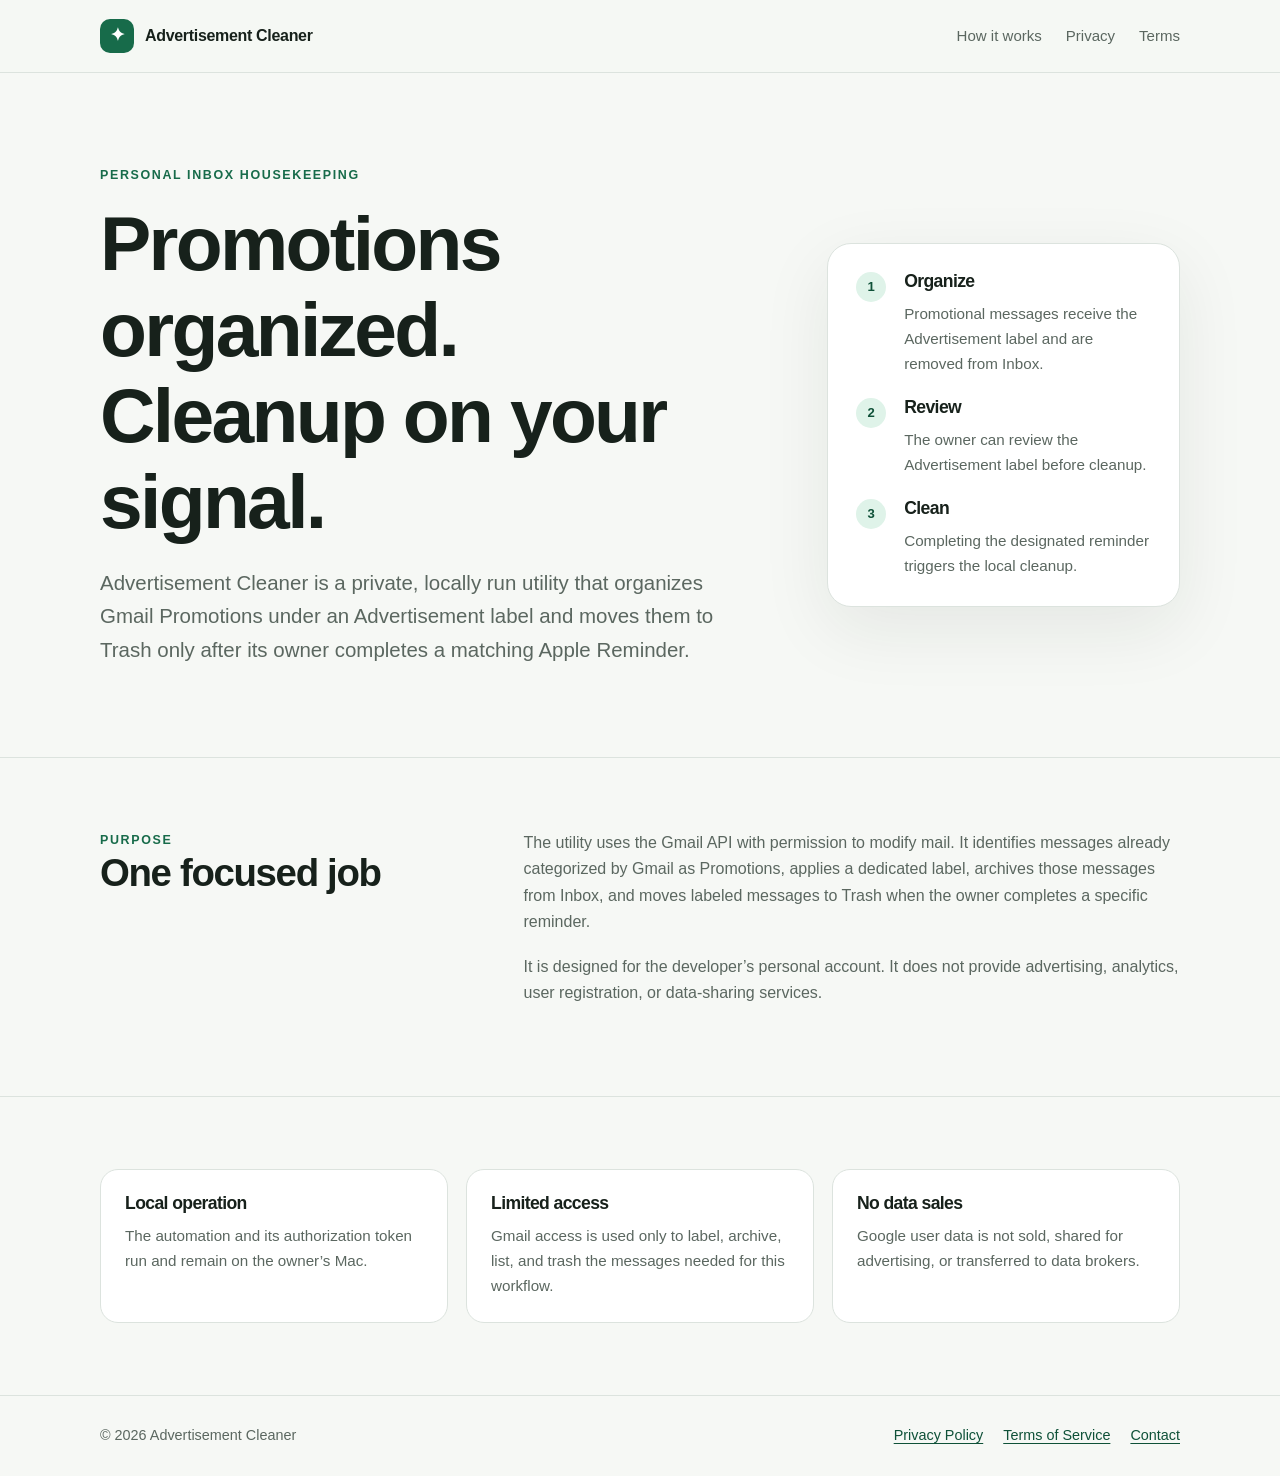
<file: docs/index.html>
<!doctype html>
<html lang="en">
<head>
  <meta charset="utf-8">
  <meta name="viewport" content="width=device-width, initial-scale=1">
  <title>Advertisement Cleaner</title>
  <meta name="description" content="A personal Gmail housekeeping tool that organizes Promotions and cleans them after an Apple Reminder is completed.">
  <link rel="icon" type="image/svg+xml" href="data:image/svg+xml,%3Csvg xmlns='http://www.w3.org/2000/svg' viewBox='0 0 64 64'%3E%3Crect width='64' height='64' rx='18' fill='%23176b4a'/%3E%3Cpath d='M18 23h28M23 23l2 25h14l2-25M27 18h10' fill='none' stroke='white' stroke-width='5' stroke-linecap='round' stroke-linejoin='round'/%3E%3C/svg%3E">
  <link rel="stylesheet" href="./styles.css">
</head>
<body>
  <header>
    <nav class="shell" aria-label="Primary navigation">
      <a class="brand" href="./"><span class="mark" aria-hidden="true">✦</span> Advertisement Cleaner</a>
      <div class="links"><a href="#how-it-works">How it works</a><a href="./privacy/">Privacy</a><a href="./terms/">Terms</a></div>
    </nav>
  </header>

  <main>
    <section class="hero shell">
      <div>
        <div class="eyebrow">Personal inbox housekeeping</div>
        <h1>Promotions organized. Cleanup on your signal.</h1>
        <p class="lede">Advertisement Cleaner is a private, locally run utility that organizes Gmail Promotions under an Advertisement label and moves them to Trash only after its owner completes a matching Apple Reminder.</p>
      </div>
      <div class="workflow" aria-label="Cleanup workflow">
        <div class="step"><span>1</span><div><h3>Organize</h3><p>Promotional messages receive the Advertisement label and are removed from Inbox.</p></div></div>
        <div class="step"><span>2</span><div><h3>Review</h3><p>The owner can review the Advertisement label before cleanup.</p></div></div>
        <div class="step"><span>3</span><div><h3>Clean</h3><p>Completing the designated reminder triggers the local cleanup.</p></div></div>
      </div>
    </section>

    <section class="section" id="how-it-works">
      <div class="shell section-grid">
        <div><div class="eyebrow">Purpose</div><h2>One focused job</h2></div>
        <div class="section-copy">
          <p>The utility uses the Gmail API with permission to modify mail. It identifies messages already categorized by Gmail as Promotions, applies a dedicated label, archives those messages from Inbox, and moves labeled messages to Trash when the owner completes a specific reminder.</p>
          <p>It is designed for the developer’s personal account. It does not provide advertising, analytics, user registration, or data-sharing services.</p>
        </div>
      </div>
    </section>

    <section class="section">
      <div class="shell cards">
        <article class="card"><h3>Local operation</h3><p>The automation and its authorization token run and remain on the owner’s Mac.</p></article>
        <article class="card"><h3>Limited access</h3><p>Gmail access is used only to label, archive, list, and trash the messages needed for this workflow.</p></article>
        <article class="card"><h3>No data sales</h3><p>Google user data is not sold, shared for advertising, or transferred to data brokers.</p></article>
      </div>
    </section>
  </main>

  <footer><div class="shell footer-row"><span>© 2026 Advertisement Cleaner</span><div class="footer-links"><a href="./privacy/">Privacy Policy</a><a href="./terms/">Terms of Service</a><a href="mailto:amangautam2002@gmail.com">Contact</a></div></div></footer>
</body>
</html>
</file>
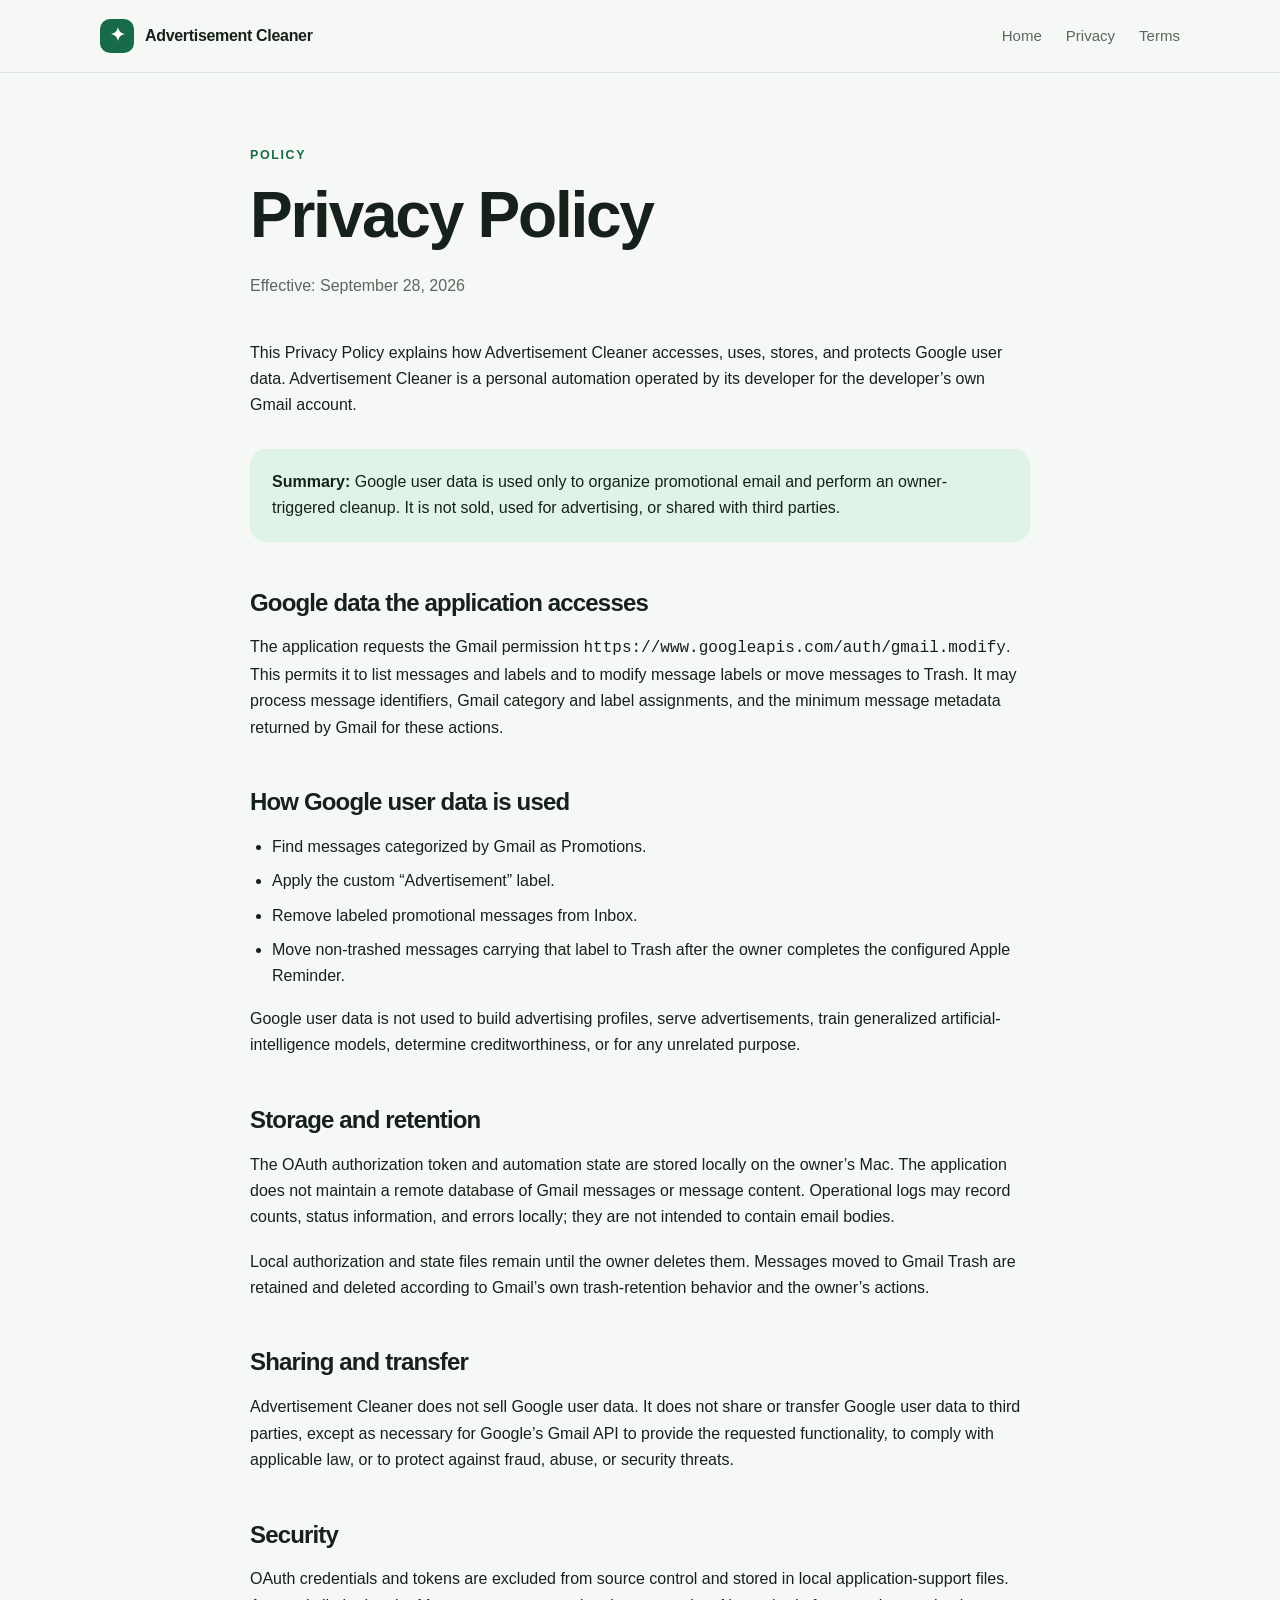
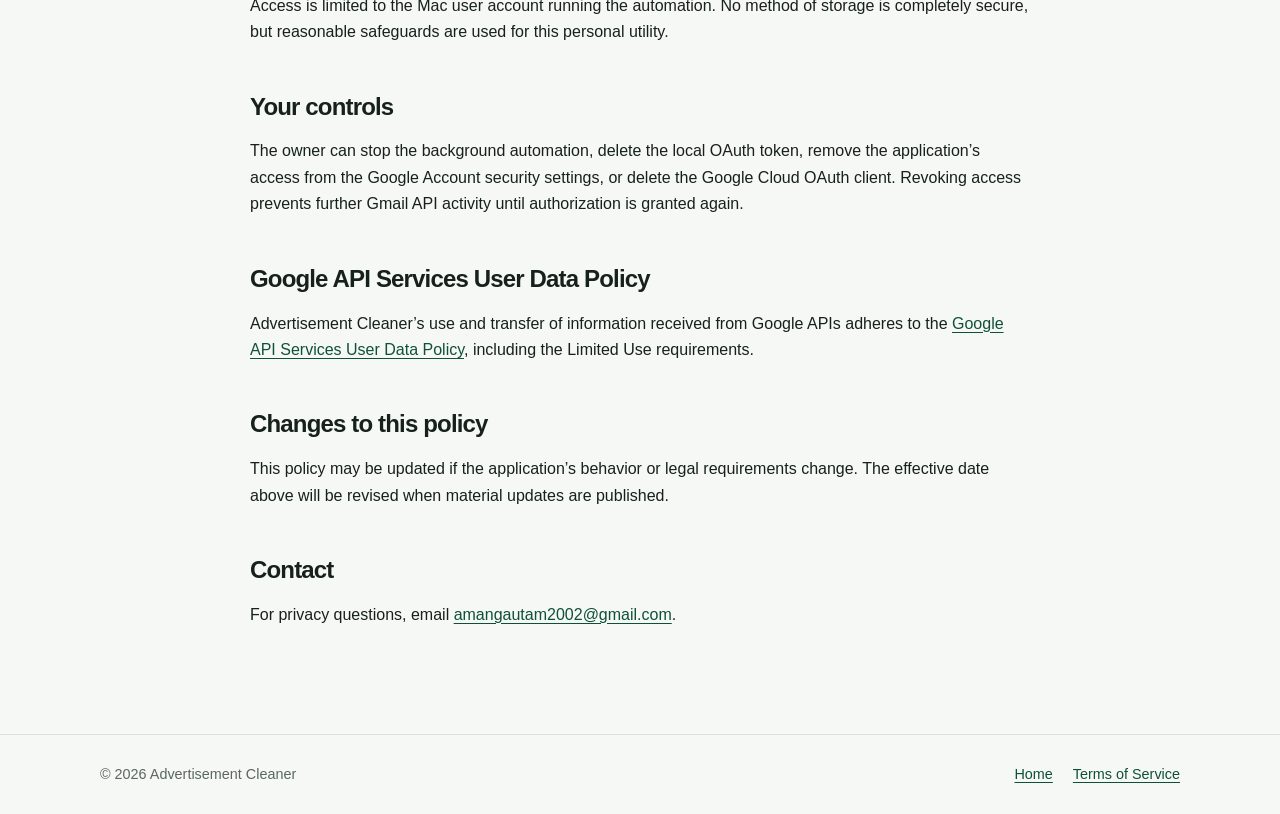
<file: docs/privacy/index.html>
<!doctype html>
<html lang="en">
<head>
  <meta charset="utf-8">
  <meta name="viewport" content="width=device-width, initial-scale=1">
  <title>Privacy Policy · Advertisement Cleaner</title>
  <meta name="description" content="Privacy Policy for Advertisement Cleaner.">
  <link rel="icon" type="image/svg+xml" href="data:image/svg+xml,%3Csvg xmlns='http://www.w3.org/2000/svg' viewBox='0 0 64 64'%3E%3Crect width='64' height='64' rx='18' fill='%23176b4a'/%3E%3Cpath d='M18 23h28M23 23l2 25h14l2-25M27 18h10' fill='none' stroke='white' stroke-width='5' stroke-linecap='round' stroke-linejoin='round'/%3E%3C/svg%3E">
  <link rel="stylesheet" href="../styles.css">
</head>
<body>
  <header><nav class="shell" aria-label="Primary navigation"><a class="brand" href="../"><span class="mark" aria-hidden="true">✦</span> Advertisement Cleaner</a><div class="links"><a href="../">Home</a><a href="./">Privacy</a><a href="../terms/">Terms</a></div></nav></header>
  <main class="document">
    <div class="eyebrow">Policy</div>
    <h1>Privacy Policy</h1>
    <p class="updated">Effective: September 28, 2026</p>

    <p>This Privacy Policy explains how Advertisement Cleaner accesses, uses, stores, and protects Google user data. Advertisement Cleaner is a personal automation operated by its developer for the developer’s own Gmail account.</p>

    <div class="notice"><strong>Summary:</strong> Google user data is used only to organize promotional email and perform an owner-triggered cleanup. It is not sold, used for advertising, or shared with third parties.</div>

    <h2>Google data the application accesses</h2>
    <p>The application requests the Gmail permission <code>https://www.googleapis.com/auth/gmail.modify</code>. This permits it to list messages and labels and to modify message labels or move messages to Trash. It may process message identifiers, Gmail category and label assignments, and the minimum message metadata returned by Gmail for these actions.</p>

    <h2>How Google user data is used</h2>
    <ul>
      <li>Find messages categorized by Gmail as Promotions.</li>
      <li>Apply the custom “Advertisement” label.</li>
      <li>Remove labeled promotional messages from Inbox.</li>
      <li>Move non-trashed messages carrying that label to Trash after the owner completes the configured Apple Reminder.</li>
    </ul>
    <p>Google user data is not used to build advertising profiles, serve advertisements, train generalized artificial-intelligence models, determine creditworthiness, or for any unrelated purpose.</p>

    <h2>Storage and retention</h2>
    <p>The OAuth authorization token and automation state are stored locally on the owner’s Mac. The application does not maintain a remote database of Gmail messages or message content. Operational logs may record counts, status information, and errors locally; they are not intended to contain email bodies.</p>
    <p>Local authorization and state files remain until the owner deletes them. Messages moved to Gmail Trash are retained and deleted according to Gmail’s own trash-retention behavior and the owner’s actions.</p>

    <h2>Sharing and transfer</h2>
    <p>Advertisement Cleaner does not sell Google user data. It does not share or transfer Google user data to third parties, except as necessary for Google’s Gmail API to provide the requested functionality, to comply with applicable law, or to protect against fraud, abuse, or security threats.</p>

    <h2>Security</h2>
    <p>OAuth credentials and tokens are excluded from source control and stored in local application-support files. Access is limited to the Mac user account running the automation. No method of storage is completely secure, but reasonable safeguards are used for this personal utility.</p>

    <h2>Your controls</h2>
    <p>The owner can stop the background automation, delete the local OAuth token, remove the application’s access from the Google Account security settings, or delete the Google Cloud OAuth client. Revoking access prevents further Gmail API activity until authorization is granted again.</p>

    <h2>Google API Services User Data Policy</h2>
    <p>Advertisement Cleaner’s use and transfer of information received from Google APIs adheres to the <a href="https://developers.google.com/terms/api-services-user-data-policy">Google API Services User Data Policy</a>, including the Limited Use requirements.</p>

    <h2>Changes to this policy</h2>
    <p>This policy may be updated if the application’s behavior or legal requirements change. The effective date above will be revised when material updates are published.</p>

    <h2>Contact</h2>
    <p>For privacy questions, email <a href="mailto:amangautam2002@gmail.com">amangautam2002@gmail.com</a>.</p>
  </main>
  <footer><div class="shell footer-row"><span>© 2026 Advertisement Cleaner</span><div class="footer-links"><a href="../">Home</a><a href="../terms/">Terms of Service</a></div></div></footer>
</body>
</html>
</file>
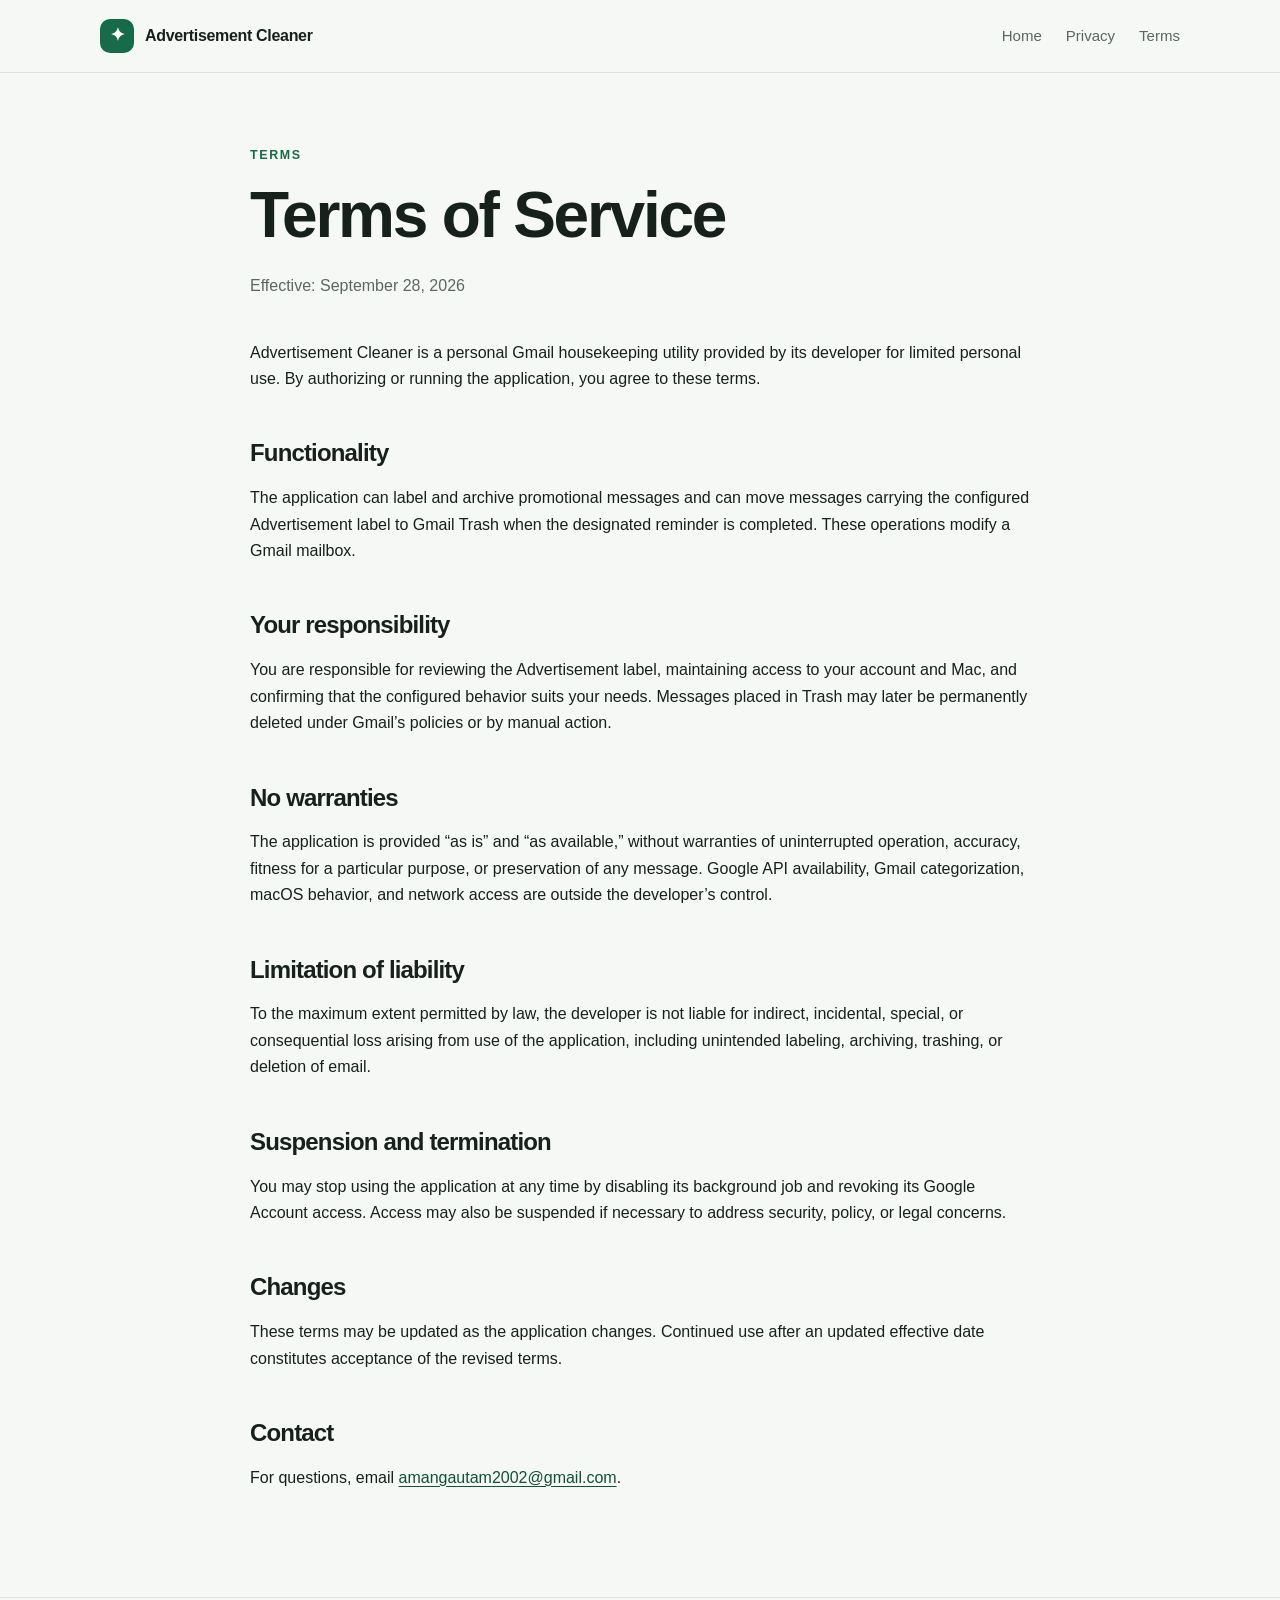
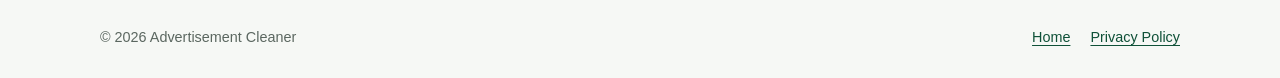
<file: docs/terms/index.html>
<!doctype html>
<html lang="en">
<head>
  <meta charset="utf-8">
  <meta name="viewport" content="width=device-width, initial-scale=1">
  <title>Terms of Service · Advertisement Cleaner</title>
  <meta name="description" content="Terms of Service for Advertisement Cleaner.">
  <link rel="icon" type="image/svg+xml" href="data:image/svg+xml,%3Csvg xmlns='http://www.w3.org/2000/svg' viewBox='0 0 64 64'%3E%3Crect width='64' height='64' rx='18' fill='%23176b4a'/%3E%3Cpath d='M18 23h28M23 23l2 25h14l2-25M27 18h10' fill='none' stroke='white' stroke-width='5' stroke-linecap='round' stroke-linejoin='round'/%3E%3C/svg%3E">
  <link rel="stylesheet" href="../styles.css">
</head>
<body>
  <header><nav class="shell" aria-label="Primary navigation"><a class="brand" href="../"><span class="mark" aria-hidden="true">✦</span> Advertisement Cleaner</a><div class="links"><a href="../">Home</a><a href="../privacy/">Privacy</a><a href="./">Terms</a></div></nav></header>
  <main class="document">
    <div class="eyebrow">Terms</div>
    <h1>Terms of Service</h1>
    <p class="updated">Effective: September 28, 2026</p>

    <p>Advertisement Cleaner is a personal Gmail housekeeping utility provided by its developer for limited personal use. By authorizing or running the application, you agree to these terms.</p>

    <h2>Functionality</h2>
    <p>The application can label and archive promotional messages and can move messages carrying the configured Advertisement label to Gmail Trash when the designated reminder is completed. These operations modify a Gmail mailbox.</p>

    <h2>Your responsibility</h2>
    <p>You are responsible for reviewing the Advertisement label, maintaining access to your account and Mac, and confirming that the configured behavior suits your needs. Messages placed in Trash may later be permanently deleted under Gmail’s policies or by manual action.</p>

    <h2>No warranties</h2>
    <p>The application is provided “as is” and “as available,” without warranties of uninterrupted operation, accuracy, fitness for a particular purpose, or preservation of any message. Google API availability, Gmail categorization, macOS behavior, and network access are outside the developer’s control.</p>

    <h2>Limitation of liability</h2>
    <p>To the maximum extent permitted by law, the developer is not liable for indirect, incidental, special, or consequential loss arising from use of the application, including unintended labeling, archiving, trashing, or deletion of email.</p>

    <h2>Suspension and termination</h2>
    <p>You may stop using the application at any time by disabling its background job and revoking its Google Account access. Access may also be suspended if necessary to address security, policy, or legal concerns.</p>

    <h2>Changes</h2>
    <p>These terms may be updated as the application changes. Continued use after an updated effective date constitutes acceptance of the revised terms.</p>

    <h2>Contact</h2>
    <p>For questions, email <a href="mailto:amangautam2002@gmail.com">amangautam2002@gmail.com</a>.</p>
  </main>
  <footer><div class="shell footer-row"><span>© 2026 Advertisement Cleaner</span><div class="footer-links"><a href="../">Home</a><a href="../privacy/">Privacy Policy</a></div></div></footer>
</body>
</html>
</file>
<file: docs/styles.css>
:root {
  color-scheme: light;
  --ink: #17211b;
  --muted: #5b6760;
  --line: #dce3de;
  --paper: #f6f8f5;
  --white: #ffffff;
  --green: #176b4a;
  --green-dark: #0f5138;
  --mint: #dff3e9;
}

* { box-sizing: border-box; }

html { scroll-behavior: smooth; }

body {
  margin: 0;
  background: var(--paper);
  color: var(--ink);
  font-family: Inter, ui-sans-serif, -apple-system, BlinkMacSystemFont, "Segoe UI", sans-serif;
  font-size: 16px;
  line-height: 1.65;
}

a { color: var(--green-dark); text-underline-offset: 3px; }

.shell { width: min(1080px, calc(100% - 40px)); margin: 0 auto; }

header {
  border-bottom: 1px solid var(--line);
  background: rgba(246, 248, 245, 0.94);
}

nav {
  min-height: 72px;
  display: flex;
  align-items: center;
  justify-content: space-between;
  gap: 28px;
}

.brand {
  display: inline-flex;
  align-items: center;
  gap: 11px;
  color: var(--ink);
  font-weight: 760;
  text-decoration: none;
  letter-spacing: -0.02em;
}

.mark {
  width: 34px;
  height: 34px;
  display: grid;
  place-items: center;
  border-radius: 10px;
  background: var(--green);
  color: white;
  font-size: 18px;
}

.links { display: flex; gap: 24px; }
.links a { color: var(--muted); text-decoration: none; font-size: 0.94rem; }
.links a:hover { color: var(--ink); }

main { min-height: calc(100vh - 154px); }

.hero {
  padding: 92px 0 72px;
  display: grid;
  grid-template-columns: minmax(0, 1.3fr) minmax(280px, 0.7fr);
  align-items: center;
  gap: 72px;
}

.eyebrow {
  color: var(--green);
  font-size: 0.78rem;
  font-weight: 800;
  letter-spacing: 0.13em;
  text-transform: uppercase;
}

h1, h2, h3 { line-height: 1.12; letter-spacing: -0.035em; }
h1 { margin: 14px 0 22px; font-size: clamp(2.6rem, 6vw, 5.25rem); max-width: 780px; }
h2 { margin: 0 0 18px; font-size: clamp(1.65rem, 3vw, 2.5rem); }
h3 { margin: 0 0 9px; font-size: 1.1rem; }
p { margin: 0 0 18px; }
.lede { color: var(--muted); font-size: clamp(1.05rem, 2vw, 1.28rem); max-width: 680px; }

.workflow {
  background: var(--white);
  border: 1px solid var(--line);
  border-radius: 24px;
  padding: 28px;
  box-shadow: 0 22px 70px rgba(23, 33, 27, 0.08);
}

.step { display: grid; grid-template-columns: 34px 1fr; gap: 14px; align-items: start; }
.step + .step { margin-top: 22px; }
.step span {
  width: 30px;
  height: 30px;
  display: grid;
  place-items: center;
  border-radius: 50%;
  background: var(--mint);
  color: var(--green-dark);
  font-weight: 800;
  font-size: 0.82rem;
}
.step p { color: var(--muted); font-size: 0.95rem; margin: 2px 0 0; }

.section { padding: 72px 0; border-top: 1px solid var(--line); }
.section-grid { display: grid; grid-template-columns: 0.7fr 1.3fr; gap: 70px; }
.section-copy { color: var(--muted); }

.cards { display: grid; grid-template-columns: repeat(3, 1fr); gap: 18px; }
.card { background: var(--white); border: 1px solid var(--line); border-radius: 18px; padding: 24px; }
.card p { color: var(--muted); font-size: 0.95rem; margin: 0; }

.document { width: min(780px, calc(100% - 40px)); margin: 0 auto; padding: 72px 0 88px; }
.document h1 { font-size: clamp(2.4rem, 5vw, 4rem); }
.document h2 { margin-top: 48px; font-size: 1.5rem; }
.document .updated { color: var(--muted); margin-bottom: 40px; }
.document ul { padding-left: 22px; }
.document li + li { margin-top: 8px; }
.notice { background: var(--mint); border-radius: 16px; padding: 20px 22px; margin: 30px 0; }

footer { border-top: 1px solid var(--line); padding: 28px 0; color: var(--muted); font-size: 0.9rem; }
.footer-row { display: flex; justify-content: space-between; gap: 24px; flex-wrap: wrap; }
.footer-links { display: flex; gap: 20px; }

@media (max-width: 760px) {
  .shell { width: min(100% - 28px, 1080px); }
  nav { min-height: 64px; }
  .links { gap: 14px; }
  .links a:first-child { display: none; }
  .hero { grid-template-columns: 1fr; padding: 64px 0 54px; gap: 38px; }
  .section-grid, .cards { grid-template-columns: 1fr; gap: 20px; }
  .section { padding: 54px 0; }
}
</file>
